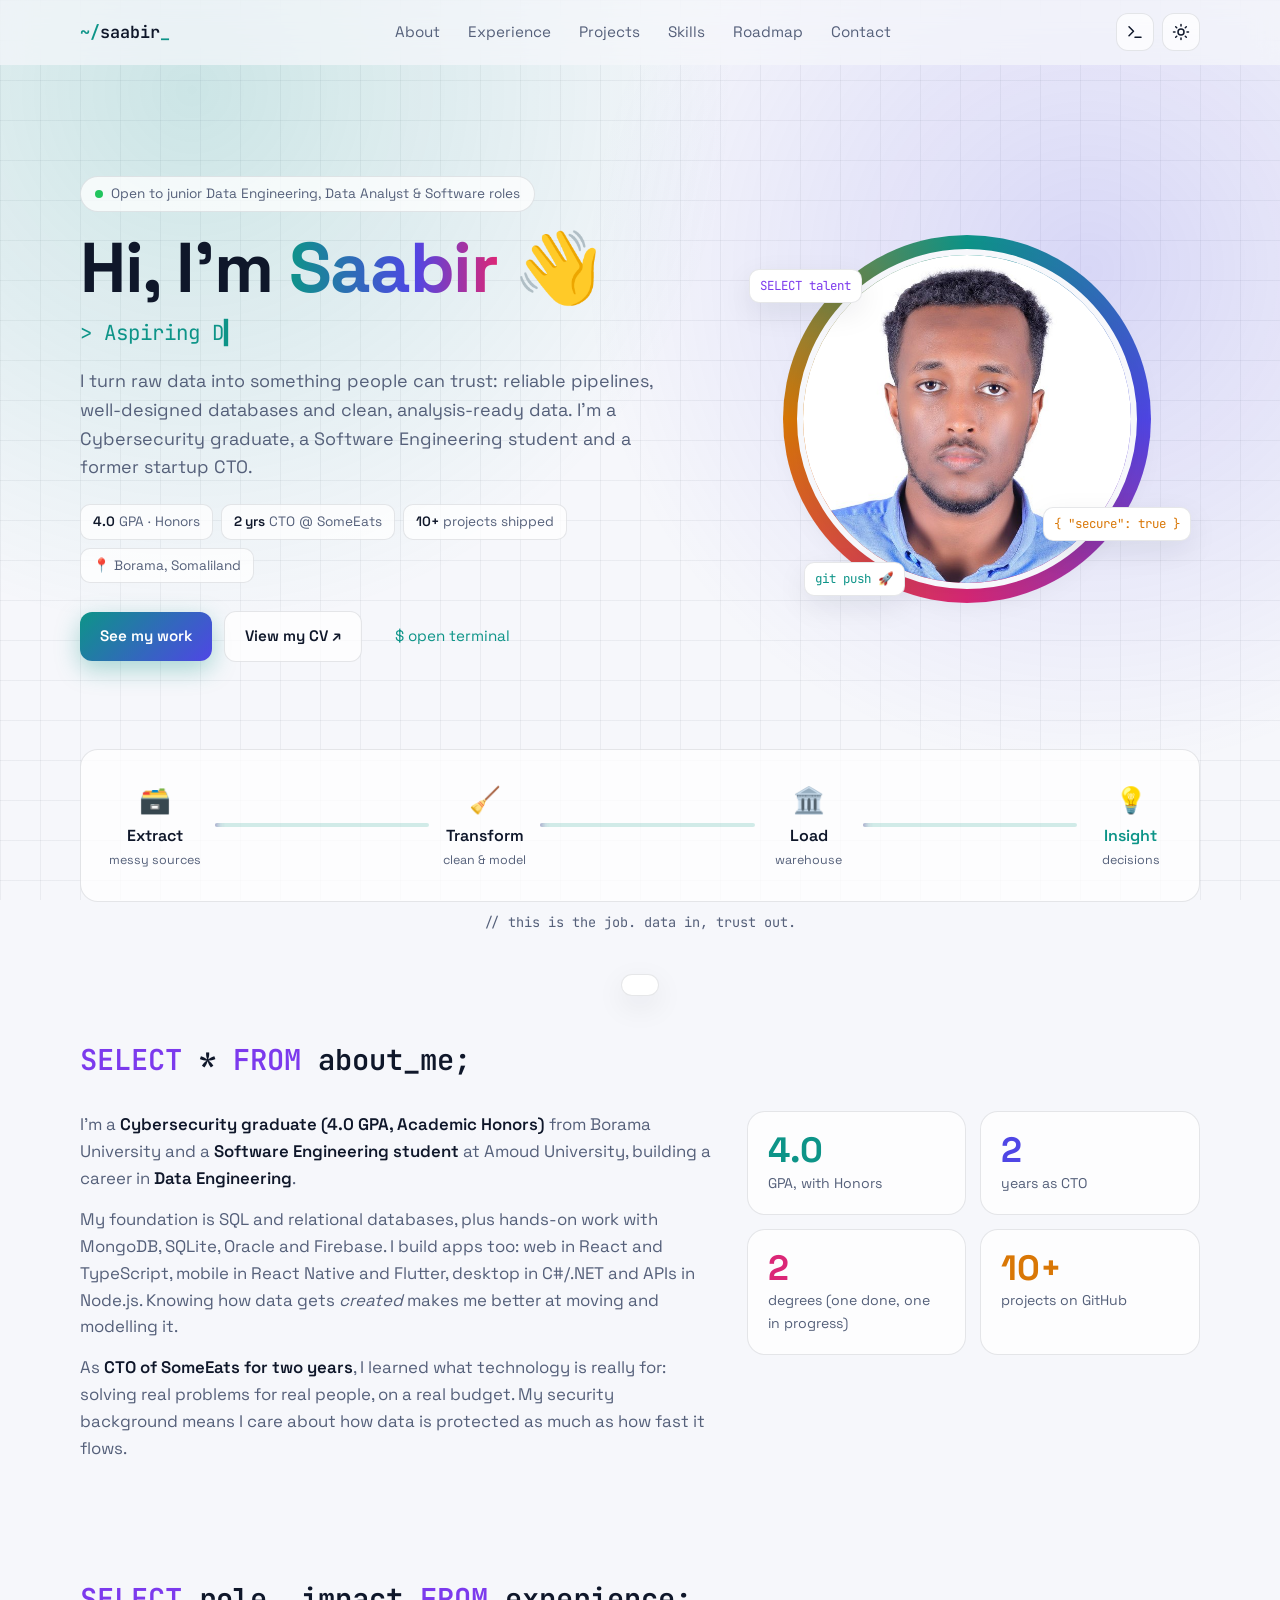
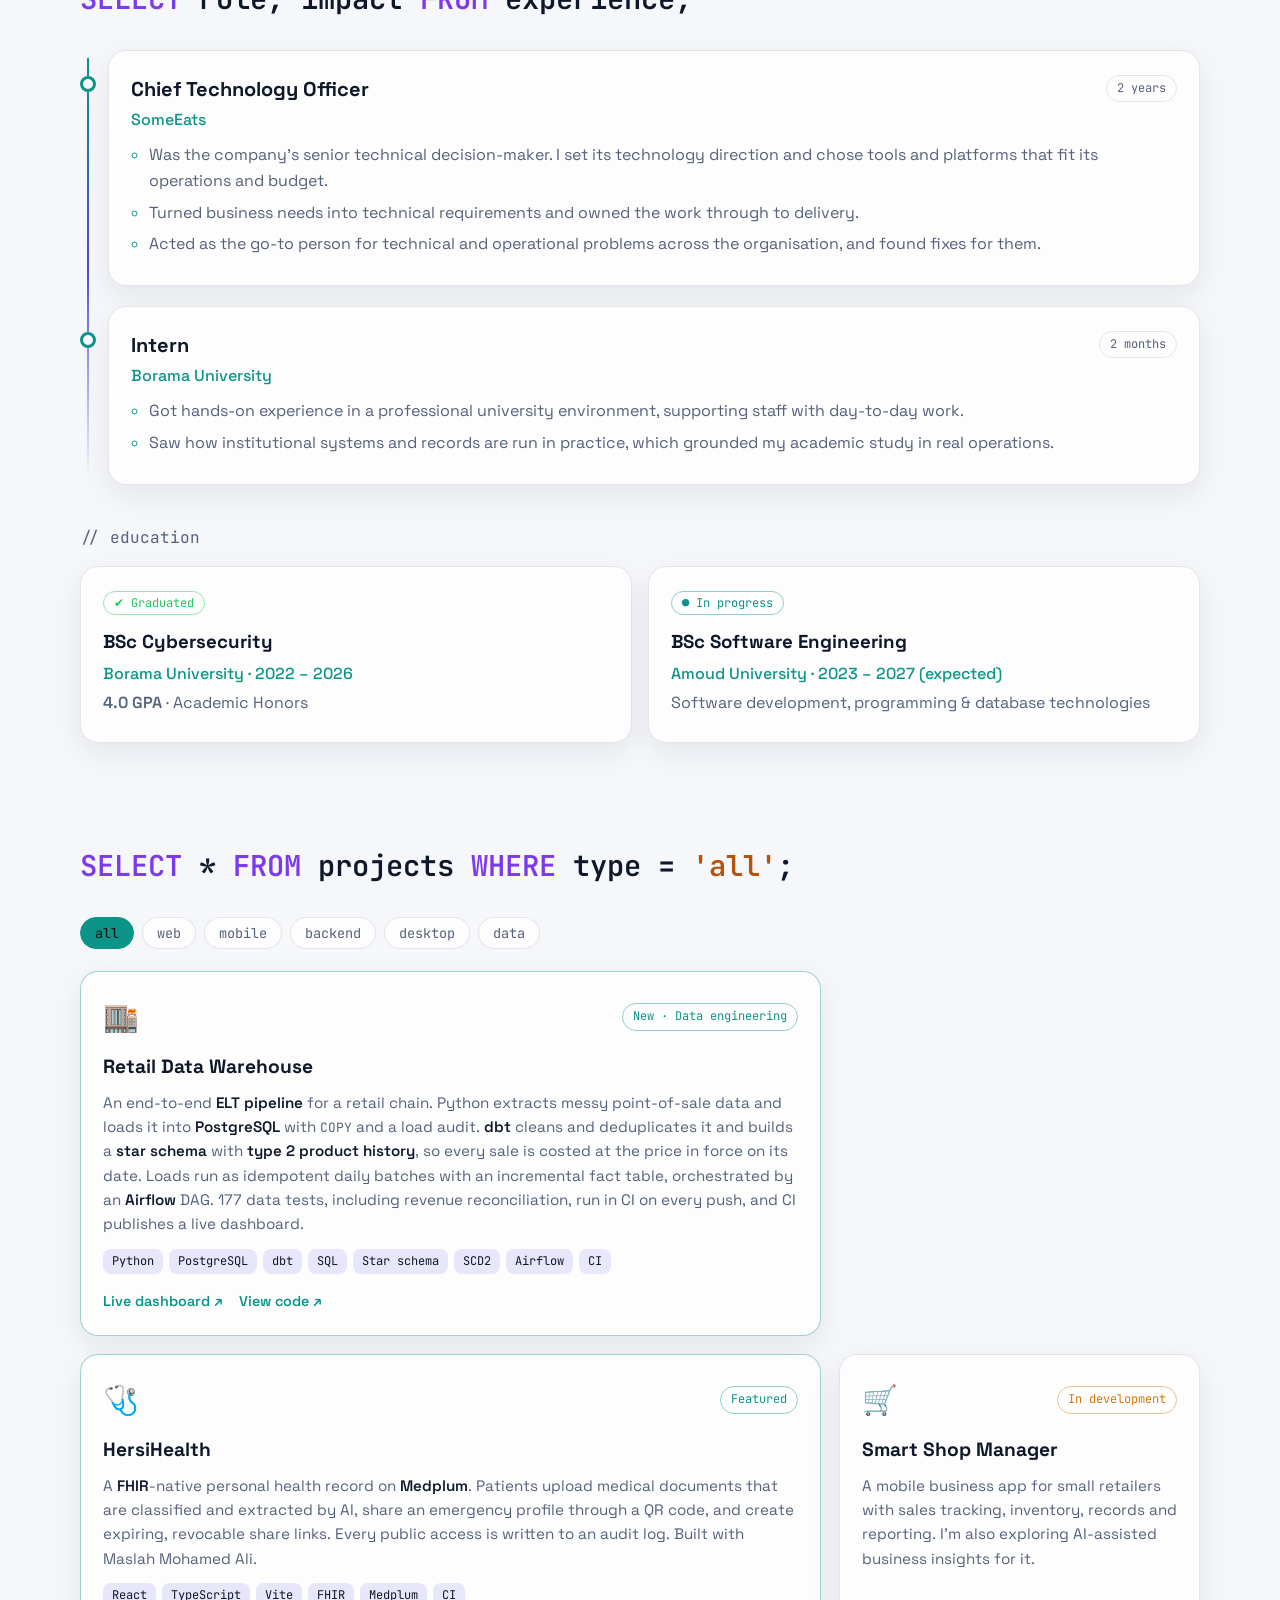
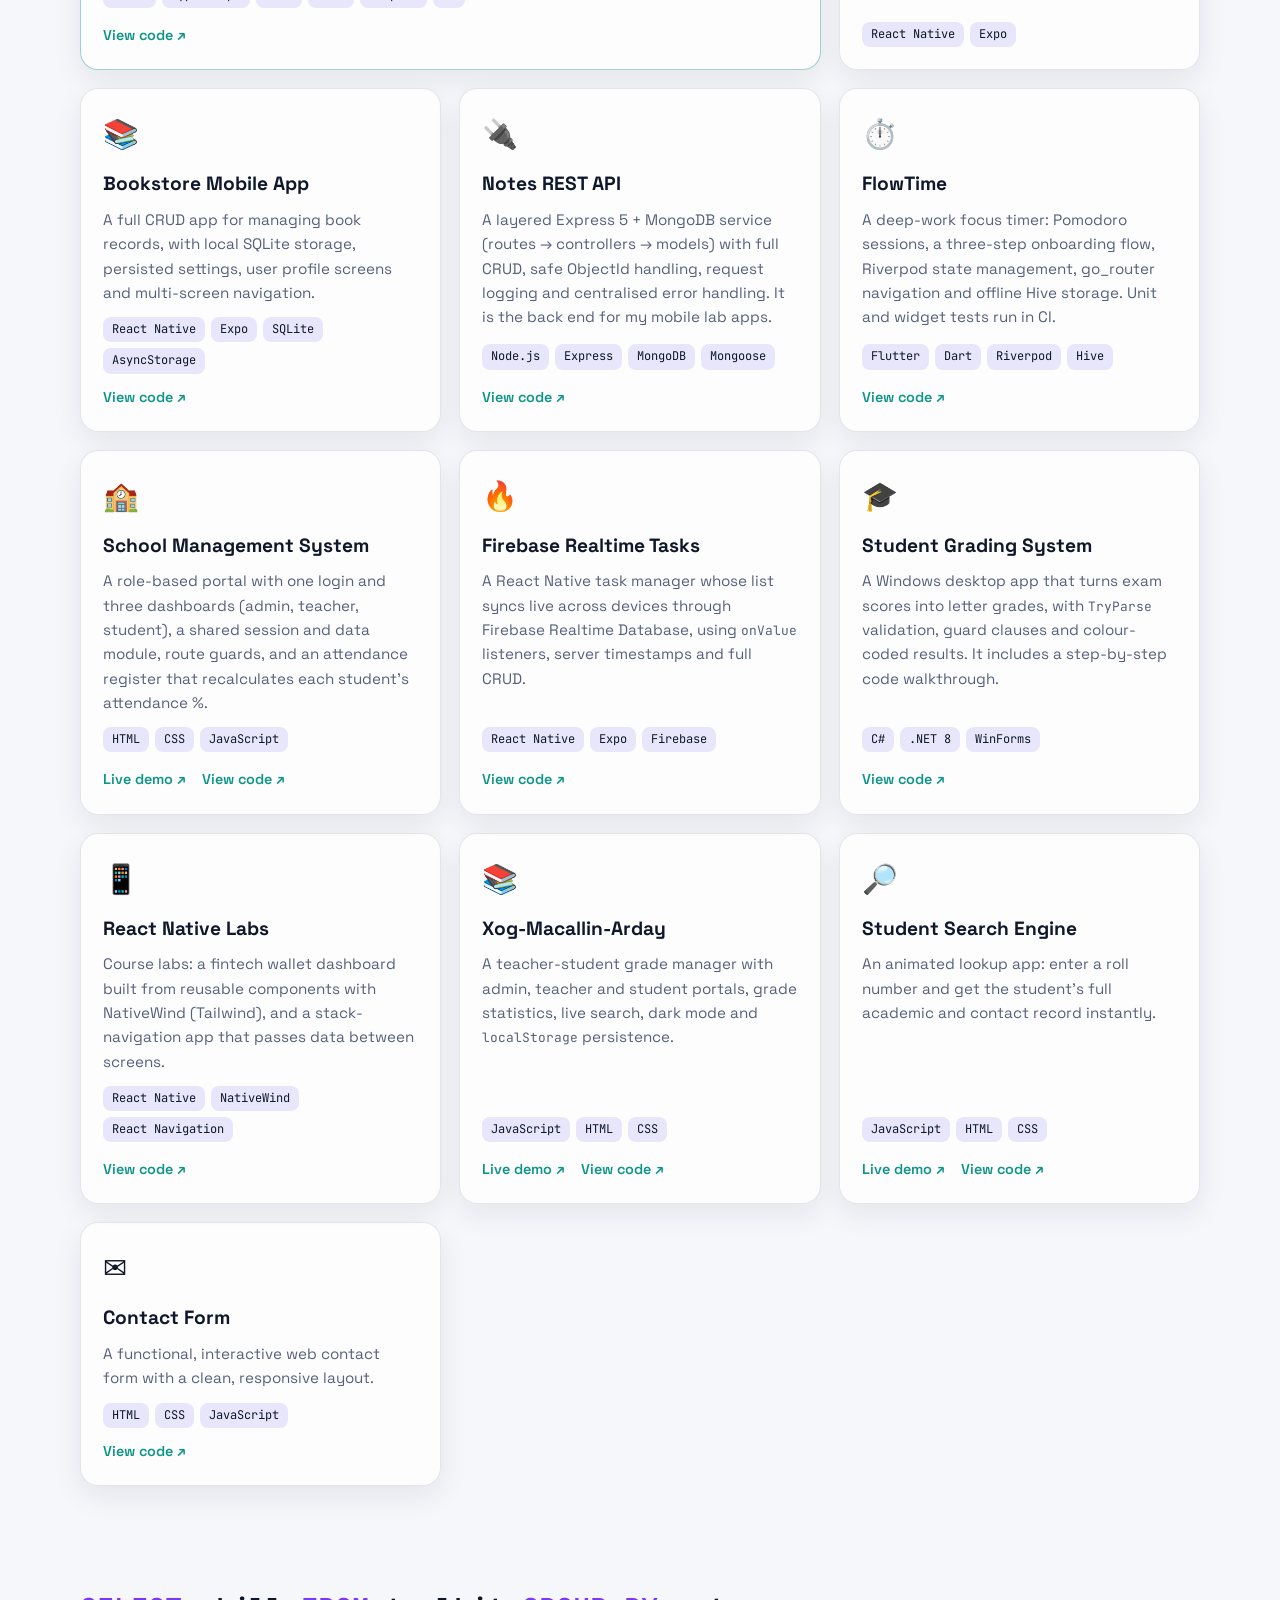
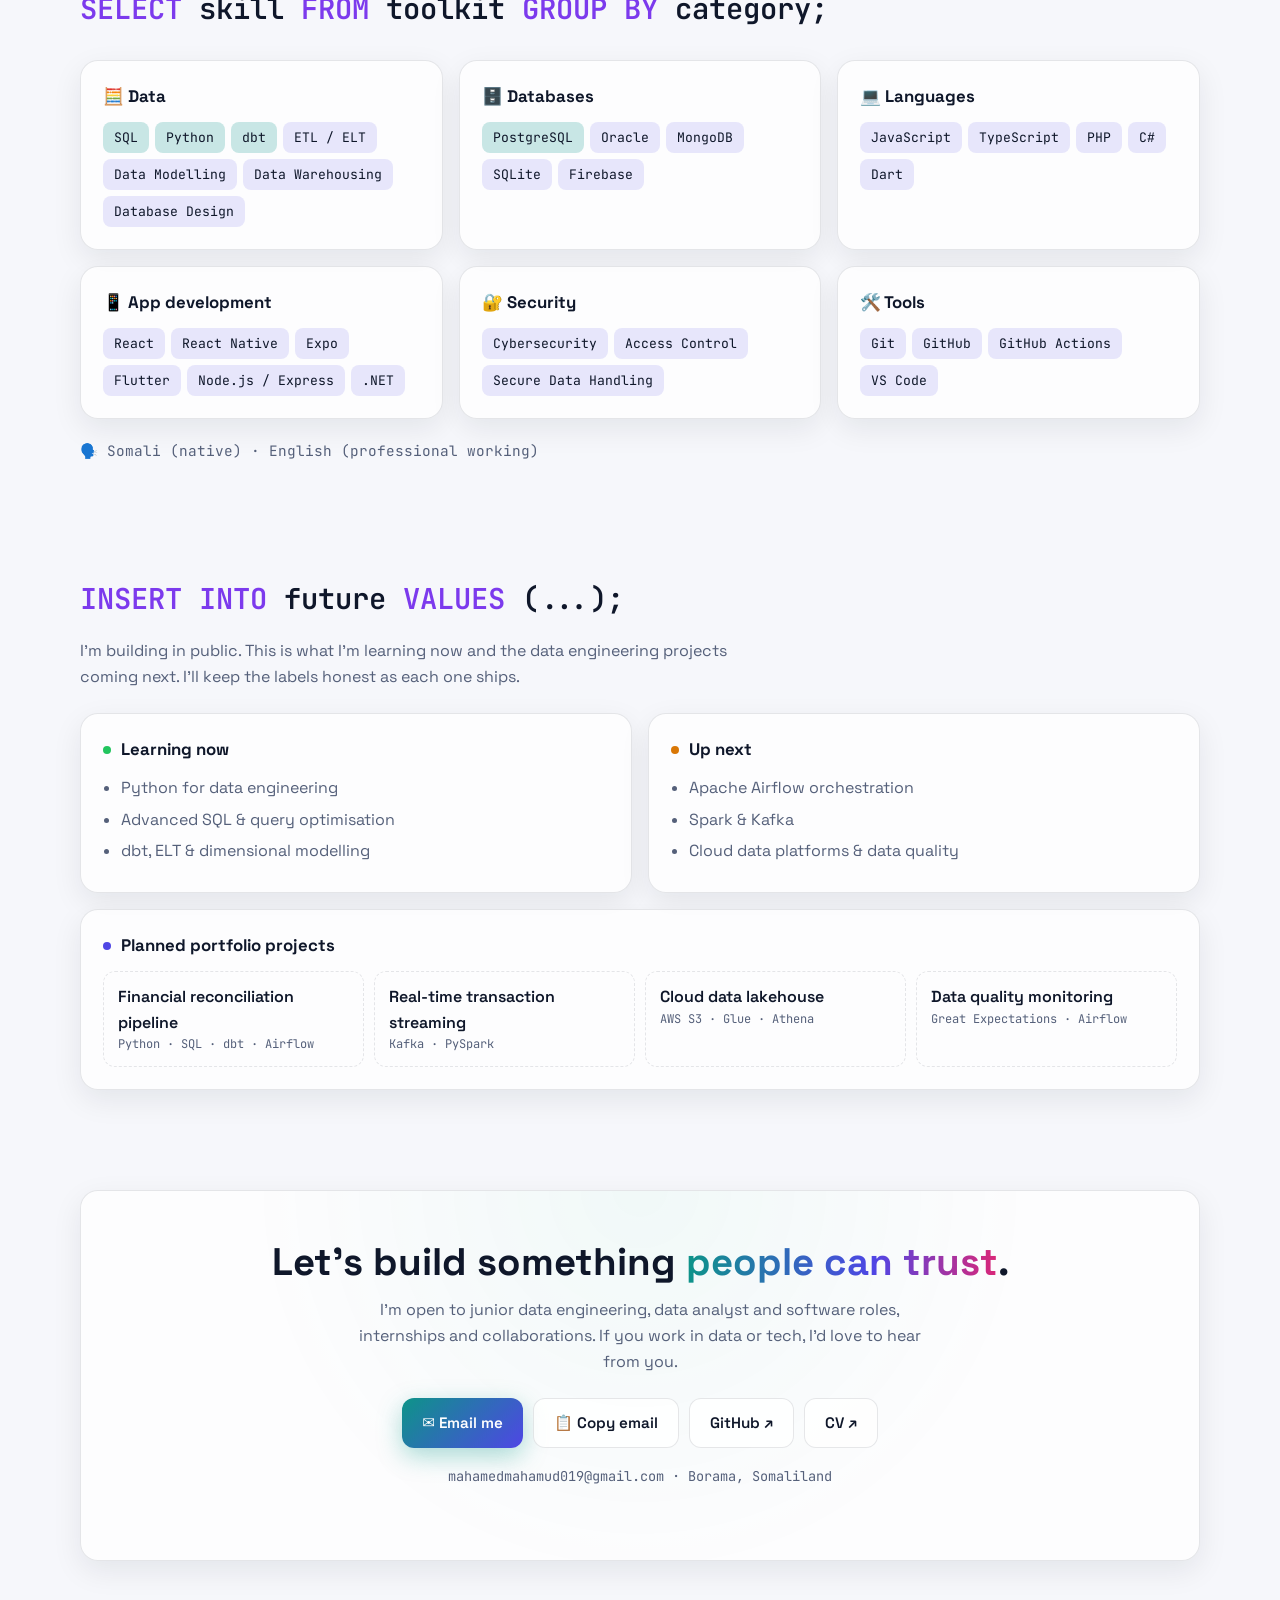
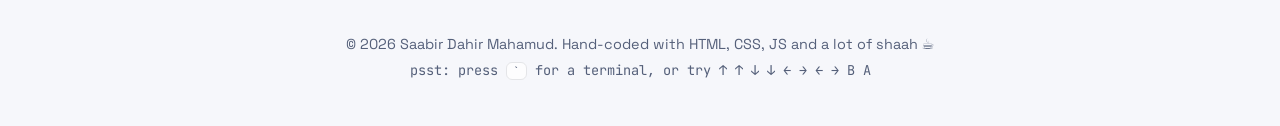
<file: index.html>
<!DOCTYPE html>
<html lang="en">
<head>
  <meta charset="UTF-8">
  <meta name="viewport" content="width=device-width, initial-scale=1.0">
  <title>Saabir Dahir Mahamud · Data Engineer in the making</title>
  <meta name="description" content="Saabir Dahir Mahamud: aspiring Data Engineer, Cybersecurity graduate (4.0 GPA, Honors), Software Engineering student and former CTO of SomeEats. Based in Borama, Somaliland.">
  <meta property="og:title" content="Saabir Dahir Mahamud · Data Engineer in the making">
  <meta property="og:description" content="I turn raw data into something people can trust.">
  <meta property="og:image" content="https://mahamed7.github.io/Portfolio/assets/saabir.jpg">
  <meta name="theme-color" content="#0b1020">
  <link rel="icon" href="data:image/svg+xml,<svg xmlns='http://www.w3.org/2000/svg' viewBox='0 0 100 100'><rect width='100' height='100' rx='22' fill='%230b1020'/><text x='50' y='68' font-size='52' text-anchor='middle' fill='%232dd4bf' font-family='monospace' font-weight='700'>S_</text></svg>">
  <link rel="preconnect" href="https://fonts.googleapis.com">
  <link rel="preconnect" href="https://fonts.gstatic.com" crossorigin>
  <link href="https://fonts.googleapis.com/css2?family=JetBrains+Mono:wght@400;600&family=Space+Grotesk:wght@400;500;600;700&display=swap" rel="stylesheet">
  <link rel="stylesheet" href="style.css">
  <script>
    // Apply saved/system theme before paint to avoid a flash
    (function () {
      var t = null;
      try { t = localStorage.getItem('theme'); } catch (e) {}
      if (!t) t = window.matchMedia && window.matchMedia('(prefers-color-scheme: light)').matches ? 'light' : 'dark';
      document.documentElement.setAttribute('data-theme', t);
    })();
  </script>
</head>
<body>
  <div class="bg-grid" aria-hidden="true"></div>
  <div class="progress" id="progress" aria-hidden="true"></div>

  <!-- ========== NAV ========== -->
  <header class="nav" id="nav">
    <div class="wrap nav-inner">
      <a href="#top" class="logo" aria-label="Home"><span class="prompt">~/</span>saabir<span class="caret">_</span></a>
      <nav class="nav-links" id="navLinks" aria-label="Main">
        <a href="#about">About</a>
        <a href="#experience">Experience</a>
        <a href="#projects">Projects</a>
        <a href="#skills">Skills</a>
        <a href="#roadmap">Roadmap</a>
        <a href="#contact">Contact</a>
      </nav>
      <div class="nav-actions">
        <button class="icon-btn" id="termBtn" title="Open terminal (press `)" aria-label="Open terminal">
          <svg viewBox="0 0 24 24" width="18" height="18" fill="none" stroke="currentColor" stroke-width="2" stroke-linecap="round" stroke-linejoin="round"><polyline points="4 17 10 11 4 5"/><line x1="12" y1="19" x2="20" y2="19"/></svg>
        </button>
        <button class="icon-btn" id="themeBtn" title="Toggle theme" aria-label="Toggle light and dark theme">
          <svg class="sun" viewBox="0 0 24 24" width="18" height="18" fill="none" stroke="currentColor" stroke-width="2" stroke-linecap="round"><circle cx="12" cy="12" r="4"/><path d="M12 2v2M12 20v2M4.9 4.9l1.4 1.4M17.7 17.7l1.4 1.4M2 12h2M20 12h2M4.9 19.1l1.4-1.4M17.7 6.3l1.4-1.4"/></svg>
          <svg class="moon" viewBox="0 0 24 24" width="18" height="18" fill="none" stroke="currentColor" stroke-width="2" stroke-linecap="round" stroke-linejoin="round"><path d="M21 12.8A9 9 0 1 1 11.2 3a7 7 0 0 0 9.8 9.8z"/></svg>
        </button>
        <button class="icon-btn menu-btn" id="menuBtn" aria-label="Open menu" aria-expanded="false">
          <svg viewBox="0 0 24 24" width="20" height="20" fill="none" stroke="currentColor" stroke-width="2" stroke-linecap="round"><path d="M4 7h16M4 12h16M4 17h16"/></svg>
        </button>
      </div>
    </div>
  </header>

  <main id="top">
    <!-- ========== HERO ========== -->
    <section class="hero wrap">
      <div class="hero-text">
        <span class="status-chip"><span class="dot"></span> Open to junior Data Engineering, Data Analyst &amp; Software roles</span>
        <h1>Hi, I'm <span class="grad">Saabir</span> <span class="wave" aria-hidden="true">👋</span></h1>
        <p class="role mono">&gt; <span id="typed">Aspiring Data Engineer</span><span class="cursor">▍</span></p>
        <p class="lead">I turn raw data into something people can trust: reliable pipelines, well-designed databases and clean, analysis-ready data. I'm a Cybersecurity graduate, a Software Engineering student and a former startup CTO.</p>
        <div class="hero-badges">
          <span class="badge"><b>4.0</b> GPA · Honors</span>
          <span class="badge"><b>2 yrs</b> CTO @ SomeEats</span>
          <span class="badge"><b>10+</b> projects shipped</span>
          <span class="badge">📍 Borama, Somaliland</span>
        </div>
        <div class="hero-cta">
          <a href="#projects" class="btn primary">See my work</a>
          <a href="resume.html" class="btn ghost">View my CV ↗</a>
          <button class="btn text mono" id="heroTerm">$ open terminal</button>
        </div>
      </div>
      <div class="hero-photo">
        <div class="ring" aria-hidden="true"></div>
        <img src="assets/saabir.jpg" alt="Portrait of Saabir Dahir Mahamud" width="320" height="320">
        <div class="float-tag t1 mono">SELECT talent</div>
        <div class="float-tag t2 mono">{ "secure": true }</div>
        <div class="float-tag t3 mono">git push 🚀</div>
      </div>
    </section>

    <!-- ========== PIPELINE ========== -->
    <section class="wrap pipeline-wrap" aria-label="How I think about data">
      <div class="pipeline" id="pipeline">
        <div class="stage"><span class="ico">🗃️</span><b>Extract</b><small>messy sources</small></div>
        <div class="pipe"><i></i><i></i><i></i></div>
        <div class="stage"><span class="ico">🧹</span><b>Transform</b><small>clean &amp; model</small></div>
        <div class="pipe"><i></i><i></i><i></i></div>
        <div class="stage"><span class="ico">🏛️</span><b>Load</b><small>warehouse</small></div>
        <div class="pipe"><i></i><i></i><i></i></div>
        <div class="stage glow"><span class="ico">💡</span><b>Insight</b><small>decisions</small></div>
      </div>
      <p class="pipeline-cap mono">// this is the job. data in, trust out.</p>
    </section>

    <!-- ========== ABOUT ========== -->
    <section id="about" class="section wrap reveal">
      <h2 class="sec-title"><span class="mono kw">SELECT</span> * <span class="mono kw">FROM</span> about_me;</h2>
      <div class="about-grid">
        <div class="about-text">
          <p>I'm a <b>Cybersecurity graduate (4.0 GPA, Academic Honors)</b> from Borama University and a <b>Software Engineering student</b> at Amoud University, building a career in <b>Data Engineering</b>.</p>
          <p>My foundation is SQL and relational databases, plus hands-on work with MongoDB, SQLite, Oracle and Firebase. I build apps too: web in React and TypeScript, mobile in React Native and Flutter, desktop in C#/.NET and APIs in Node.js. Knowing how data gets <i>created</i> makes me better at moving and modelling it.</p>
          <p>As <b>CTO of SomeEats for two years</b>, I learned what technology is really for: solving real problems for real people, on a real budget. My security background means I care about how data is protected as much as how fast it flows.</p>
        </div>
        <div class="facts">
          <div class="fact"><span class="num" data-count="4.0" data-dec="1">0</span><span>GPA, with Honors</span></div>
          <div class="fact"><span class="num" data-count="2">0</span><span>years as CTO</span></div>
          <div class="fact"><span class="num" data-count="2">0</span><span>degrees (one done, one in progress)</span></div>
          <div class="fact"><span class="num" data-count="10" data-suffix="+">0</span><span>projects on GitHub</span></div>
        </div>
      </div>
    </section>

    <!-- ========== EXPERIENCE ========== -->
    <section id="experience" class="section wrap reveal">
      <h2 class="sec-title"><span class="mono kw">SELECT</span> role, impact <span class="mono kw">FROM</span> experience;</h2>
      <ol class="timeline">
        <li class="tl-item">
          <div class="tl-dot"></div>
          <div class="card">
            <div class="tl-head">
              <h3>Chief Technology Officer</h3>
              <span class="pill">2 years</span>
            </div>
            <p class="org">SomeEats</p>
            <ul class="bullets">
              <li>Was the company's senior technical decision-maker. I set its technology direction and chose tools and platforms that fit its operations and budget.</li>
              <li>Turned business needs into technical requirements and owned the work through to delivery.</li>
              <li>Acted as the go-to person for technical and operational problems across the organisation, and found fixes for them.</li>
            </ul>
          </div>
        </li>
        <li class="tl-item">
          <div class="tl-dot"></div>
          <div class="card">
            <div class="tl-head">
              <h3>Intern</h3>
              <span class="pill">2 months</span>
            </div>
            <p class="org">Borama University</p>
            <ul class="bullets">
              <li>Got hands-on experience in a professional university environment, supporting staff with day-to-day work.</li>
              <li>Saw how institutional systems and records are run in practice, which grounded my academic study in real operations.</li>
            </ul>
          </div>
        </li>
      </ol>

      <h3 class="sub-title mono">// education</h3>
      <div class="edu-grid">
        <div class="card edu">
          <span class="pill done">✔ Graduated</span>
          <h3>BSc Cybersecurity</h3>
          <p class="org">Borama University · 2022 – 2026</p>
          <p><b>4.0 GPA</b> · Academic Honors</p>
        </div>
        <div class="card edu">
          <span class="pill live">● In progress</span>
          <h3>BSc Software Engineering</h3>
          <p class="org">Amoud University · 2023 – 2027 (expected)</p>
          <p>Software development, programming &amp; database technologies</p>
        </div>
      </div>
    </section>

    <!-- ========== PROJECTS ========== -->
    <section id="projects" class="section wrap reveal">
      <h2 class="sec-title"><span class="mono kw">SELECT</span> * <span class="mono kw">FROM</span> projects <span class="mono kw">WHERE</span> type = <span class="mono str" id="whereVal">'all'</span>;</h2>
      <div class="filters" role="group" aria-label="Filter projects">
        <button class="chip active" data-filter="all">all</button>
        <button class="chip" data-filter="web">web</button>
        <button class="chip" data-filter="mobile">mobile</button>
        <button class="chip" data-filter="backend">backend</button>
        <button class="chip" data-filter="desktop">desktop</button>
        <button class="chip" data-filter="data">data</button>
      </div>
      <div class="projects-grid" id="projectsGrid">
        <article class="card project featured" data-type="data backend">
          <div class="p-top"><span class="p-emoji">🏬</span><span class="pill live">New · Data engineering</span></div>
          <h3>Retail Data Warehouse</h3>
          <p>An end-to-end <b>ELT pipeline</b> for a retail chain. Python extracts messy point-of-sale data and loads it into <b>PostgreSQL</b> with <code>COPY</code> and a load audit. <b>dbt</b> cleans and deduplicates it and builds a <b>star schema</b> with <b>type 2 product history</b>, so every sale is costed at the price in force on its date. Loads run as idempotent daily batches with an incremental fact table, orchestrated by an <b>Airflow</b> DAG. 177 data tests, including revenue reconciliation, run in CI on every push, and CI publishes a live dashboard.</p>
          <div class="tags"><span>Python</span><span>PostgreSQL</span><span>dbt</span><span>SQL</span><span>Star schema</span><span>SCD2</span><span>Airflow</span><span>CI</span></div>
          <div class="p-links">
            <a class="p-link" href="https://mahamed7.github.io/retail-data-warehouse/" target="_blank" rel="noopener">Live dashboard ↗</a>
            <a class="p-link" href="https://github.com/mahamed7/retail-data-warehouse" target="_blank" rel="noopener">View code ↗</a>
          </div>
        </article>
        <article class="card project featured" data-type="web data">
          <div class="p-top"><span class="p-emoji">🩺</span><span class="pill live">Featured</span></div>
          <h3>HersiHealth</h3>
          <p>A <b>FHIR</b>-native personal health record on <b>Medplum</b>. Patients upload medical documents that are classified and extracted by AI, share an emergency profile through a QR code, and create expiring, revocable share links. Every public access is written to an audit log. Built with Maslah Mohamed Ali.</p>
          <div class="tags"><span>React</span><span>TypeScript</span><span>Vite</span><span>FHIR</span><span>Medplum</span><span>CI</span></div>
          <div class="p-links">
            <a class="p-link" href="https://github.com/mahamed7/hersihealth" target="_blank" rel="noopener">View code ↗</a>
          </div>
        </article>
        <article class="card project" data-type="mobile data">
          <div class="p-top"><span class="p-emoji">🛒</span><span class="pill wip">In development</span></div>
          <h3>Smart Shop Manager</h3>
          <p>A mobile business app for small retailers with sales tracking, inventory, records and reporting. I'm also exploring AI-assisted business insights for it.</p>
          <div class="tags"><span>React Native</span><span>Expo</span></div>
        </article>
        <article class="card project" data-type="mobile data">
          <div class="p-top"><span class="p-emoji">📚</span></div>
          <h3>Bookstore Mobile App</h3>
          <p>A full CRUD app for managing book records, with local SQLite storage, persisted settings, user profile screens and multi-screen navigation.</p>
          <div class="tags"><span>React Native</span><span>Expo</span><span>SQLite</span><span>AsyncStorage</span></div>
          <a class="p-link" href="https://github.com/mahamed7/BookStore" target="_blank" rel="noopener">View code ↗</a>
        </article>
        <article class="card project" data-type="backend data">
          <div class="p-top"><span class="p-emoji">🔌</span></div>
          <h3>Notes REST API</h3>
          <p>A layered Express 5 + MongoDB service (routes → controllers → models) with full CRUD, safe ObjectId handling, request logging and centralised error handling. It is the back end for my mobile lab apps.</p>
          <div class="tags"><span>Node.js</span><span>Express</span><span>MongoDB</span><span>Mongoose</span></div>
          <div class="p-links">
            <a class="p-link" href="https://github.com/mahamed7/notes-api" target="_blank" rel="noopener">View code ↗</a>
          </div>
        </article>
        <article class="card project" data-type="mobile">
          <div class="p-top"><span class="p-emoji">⏱️</span></div>
          <h3>FlowTime</h3>
          <p>A deep-work focus timer: Pomodoro sessions, a three-step onboarding flow, Riverpod state management, go_router navigation and offline Hive storage. Unit and widget tests run in CI.</p>
          <div class="tags"><span>Flutter</span><span>Dart</span><span>Riverpod</span><span>Hive</span></div>
          <div class="p-links">
            <a class="p-link" href="https://github.com/mahamed7/flowtime" target="_blank" rel="noopener">View code ↗</a>
          </div>
        </article>
        <article class="card project" data-type="web">
          <div class="p-top"><span class="p-emoji">🏫</span></div>
          <h3>School Management System</h3>
          <p>A role-based portal with one login and three dashboards (admin, teacher, student), a shared session and data module, route guards, and an attendance register that recalculates each student's attendance %.</p>
          <div class="tags"><span>HTML</span><span>CSS</span><span>JavaScript</span></div>
          <div class="p-links">
            <a class="p-link" href="https://mahamed7.github.io/school-management-system/" target="_blank" rel="noopener">Live demo ↗</a>
            <a class="p-link" href="https://github.com/mahamed7/school-management-system" target="_blank" rel="noopener">View code ↗</a>
          </div>
        </article>
        <article class="card project" data-type="mobile backend">
          <div class="p-top"><span class="p-emoji">🔥</span></div>
          <h3>Firebase Realtime Tasks</h3>
          <p>A React Native task manager whose list syncs live across devices through Firebase Realtime Database, using <code>onValue</code> listeners, server timestamps and full CRUD.</p>
          <div class="tags"><span>React Native</span><span>Expo</span><span>Firebase</span></div>
          <div class="p-links">
            <a class="p-link" href="https://github.com/mahamed7/firebase-realtime-tasks" target="_blank" rel="noopener">View code ↗</a>
          </div>
        </article>
        <article class="card project" data-type="desktop">
          <div class="p-top"><span class="p-emoji">🎓</span></div>
          <h3>Student Grading System</h3>
          <p>A Windows desktop app that turns exam scores into letter grades, with <code>TryParse</code> validation, guard clauses and colour-coded results. It includes a step-by-step code walkthrough.</p>
          <div class="tags"><span>C#</span><span>.NET 8</span><span>WinForms</span></div>
          <div class="p-links">
            <a class="p-link" href="https://github.com/mahamed7/student-grading-system" target="_blank" rel="noopener">View code ↗</a>
          </div>
        </article>
        <article class="card project" data-type="mobile">
          <div class="p-top"><span class="p-emoji">📱</span></div>
          <h3>React Native Labs</h3>
          <p>Course labs: a fintech wallet dashboard built from reusable components with NativeWind (Tailwind), and a stack-navigation app that passes data between screens.</p>
          <div class="tags"><span>React Native</span><span>NativeWind</span><span>React Navigation</span></div>
          <div class="p-links">
            <a class="p-link" href="https://github.com/mahamed7/react-native-labs" target="_blank" rel="noopener">View code ↗</a>
          </div>
        </article>
        <article class="card project" data-type="web">
          <div class="p-top"><span class="p-emoji">📚</span></div>
          <h3>Xog-Macallin-Arday</h3>
          <p>A teacher-student grade manager with admin, teacher and student portals, grade statistics, live search, dark mode and <code>localStorage</code> persistence.</p>
          <div class="tags"><span>JavaScript</span><span>HTML</span><span>CSS</span></div>
          <div class="p-links">
            <a class="p-link" href="https://mahamed7.github.io/xog-macallin-arday/" target="_blank" rel="noopener">Live demo ↗</a>
            <a class="p-link" href="https://github.com/mahamed7/xog-macallin-arday" target="_blank" rel="noopener">View code ↗</a>
          </div>
        </article>
        <article class="card project" data-type="web">
          <div class="p-top"><span class="p-emoji">🔎</span></div>
          <h3>Student Search Engine</h3>
          <p>An animated lookup app: enter a roll number and get the student's full academic and contact record instantly.</p>
          <div class="tags"><span>JavaScript</span><span>HTML</span><span>CSS</span></div>
          <div class="p-links">
            <a class="p-link" href="https://mahamed7.github.io/student-search-engine/" target="_blank" rel="noopener">Live demo ↗</a>
            <a class="p-link" href="https://github.com/mahamed7/student-search-engine" target="_blank" rel="noopener">View code ↗</a>
          </div>
        </article>
        <article class="card project" data-type="web">
          <div class="p-top"><span class="p-emoji">✉️</span></div>
          <h3>Contact Form</h3>
          <p>A functional, interactive web contact form with a clean, responsive layout.</p>
          <div class="tags"><span>HTML</span><span>CSS</span><span>JavaScript</span></div>
          <a class="p-link" href="https://github.com/mahamed7/Contact-us-form" target="_blank" rel="noopener">View code ↗</a>
        </article>
      </div>
      <p class="empty mono" id="emptyMsg" hidden>0 rows returned. Try another filter 🙂</p>
    </section>

    <!-- ========== SKILLS ========== -->
    <section id="skills" class="section wrap reveal">
      <h2 class="sec-title"><span class="mono kw">SELECT</span> skill <span class="mono kw">FROM</span> toolkit <span class="mono kw">GROUP BY</span> category;</h2>
      <div class="skills-grid">
        <div class="card skill-card">
          <h3>🧮 Data</h3>
          <div class="tags big"><span class="hot">SQL</span><span class="hot">Python</span><span class="hot">dbt</span><span>ETL / ELT</span><span>Data Modelling</span><span>Data Warehousing</span><span>Database Design</span></div>
        </div>
        <div class="card skill-card">
          <h3>🗄️ Databases</h3>
          <div class="tags big"><span class="hot">PostgreSQL</span><span>Oracle</span><span>MongoDB</span><span>SQLite</span><span>Firebase</span></div>
        </div>
        <div class="card skill-card">
          <h3>💻 Languages</h3>
          <div class="tags big"><span>JavaScript</span><span>TypeScript</span><span>PHP</span><span>C#</span><span>Dart</span></div>
        </div>
        <div class="card skill-card">
          <h3>📱 App development</h3>
          <div class="tags big"><span>React</span><span>React Native</span><span>Expo</span><span>Flutter</span><span>Node.js / Express</span><span>.NET</span></div>
        </div>
        <div class="card skill-card">
          <h3>🔐 Security</h3>
          <div class="tags big"><span>Cybersecurity</span><span>Access Control</span><span>Secure Data Handling</span></div>
        </div>
        <div class="card skill-card">
          <h3>🛠️ Tools</h3>
          <div class="tags big"><span>Git</span><span>GitHub</span><span>GitHub Actions</span><span>VS Code</span></div>
        </div>
      </div>
      <p class="langs mono">🗣️ Somali (native) · English (professional working)</p>
    </section>

    <!-- ========== ROADMAP ========== -->
    <section id="roadmap" class="section wrap reveal">
      <h2 class="sec-title"><span class="mono kw">INSERT INTO</span> future <span class="mono kw">VALUES</span> (...);</h2>
      <p class="sec-lead">I'm building in public. This is what I'm learning now and the data engineering projects coming next. I'll keep the labels honest as each one ships.</p>
      <div class="roadmap">
        <div class="card road-col">
          <h3><span class="dot live"></span> Learning now</h3>
          <ul>
            <li>Python for data engineering</li>
            <li>Advanced SQL &amp; query optimisation</li>
            <li>dbt, ELT &amp; dimensional modelling</li>
          </ul>
        </div>
        <div class="card road-col">
          <h3><span class="dot next"></span> Up next</h3>
          <ul>
            <li>Apache Airflow orchestration</li>
            <li>Spark &amp; Kafka</li>
            <li>Cloud data platforms &amp; data quality</li>
          </ul>
        </div>
        <div class="card road-col wide">
          <h3><span class="dot plan"></span> Planned portfolio projects</h3>
          <ul class="planned">
            <li><b>Financial reconciliation pipeline</b><span>Python · SQL · dbt · Airflow</span></li>
            <li><b>Real-time transaction streaming</b><span>Kafka · PySpark</span></li>
            <li><b>Cloud data lakehouse</b><span>AWS S3 · Glue · Athena</span></li>
            <li><b>Data quality monitoring</b><span>Great Expectations · Airflow</span></li>
          </ul>
        </div>
      </div>
    </section>

    <!-- ========== CONTACT ========== -->
    <section id="contact" class="section wrap reveal">
      <div class="card contact-card">
        <h2 class="contact-title">Let's build something <span class="grad">people can trust</span>.</h2>
        <p>I'm open to junior data engineering, data analyst and software roles, internships and collaborations. If you work in data or tech, I'd love to hear from you.</p>
        <div class="contact-actions">
          <a class="btn primary" href="mailto:mahamedmahamud019@gmail.com">✉️ Email me</a>
          <button class="btn ghost" id="copyEmail" data-email="mahamedmahamud019@gmail.com">📋 Copy email</button>
          <a class="btn ghost" href="https://github.com/mahamed7" target="_blank" rel="noopener">GitHub ↗</a>
          <a class="btn ghost" href="resume.html">CV ↗</a>
        </div>
        <p class="mono small muted">mahamedmahamud019@gmail.com · Borama, Somaliland</p>
      </div>
    </section>
  </main>

  <footer class="footer wrap">
    <p>© <span id="year"></span> Saabir Dahir Mahamud. Hand-coded with HTML, CSS, JS and a lot of shaah ☕</p>
    <p class="mono small muted">psst: press <kbd>`</kbd> for a terminal, or try ↑ ↑ ↓ ↓ ← → ← → B A</p>
  </footer>

  <!-- ========== TERMINAL ========== -->
  <div class="term-overlay" id="term" hidden>
    <div class="term" role="dialog" aria-modal="true" aria-label="Terminal">
      <div class="term-bar">
        <span class="tb r" id="termClose" title="Close"></span><span class="tb y"></span><span class="tb g"></span>
        <span class="term-title mono">saabir@portfolio: ~</span>
      </div>
      <div class="term-body mono" id="termBody"></div>
      <form class="term-input mono" id="termForm" autocomplete="off">
        <label for="termIn" class="ps1">saabir@portfolio:~$</label>
        <input id="termIn" type="text" spellcheck="false" autocapitalize="off" aria-label="Terminal command">
      </form>
    </div>
  </div>

  <div class="toast" id="toast" role="status" aria-live="polite"></div>
  <canvas id="confetti" aria-hidden="true"></canvas>

  <script src="script.js"></script>
</body>
</html>
</file>
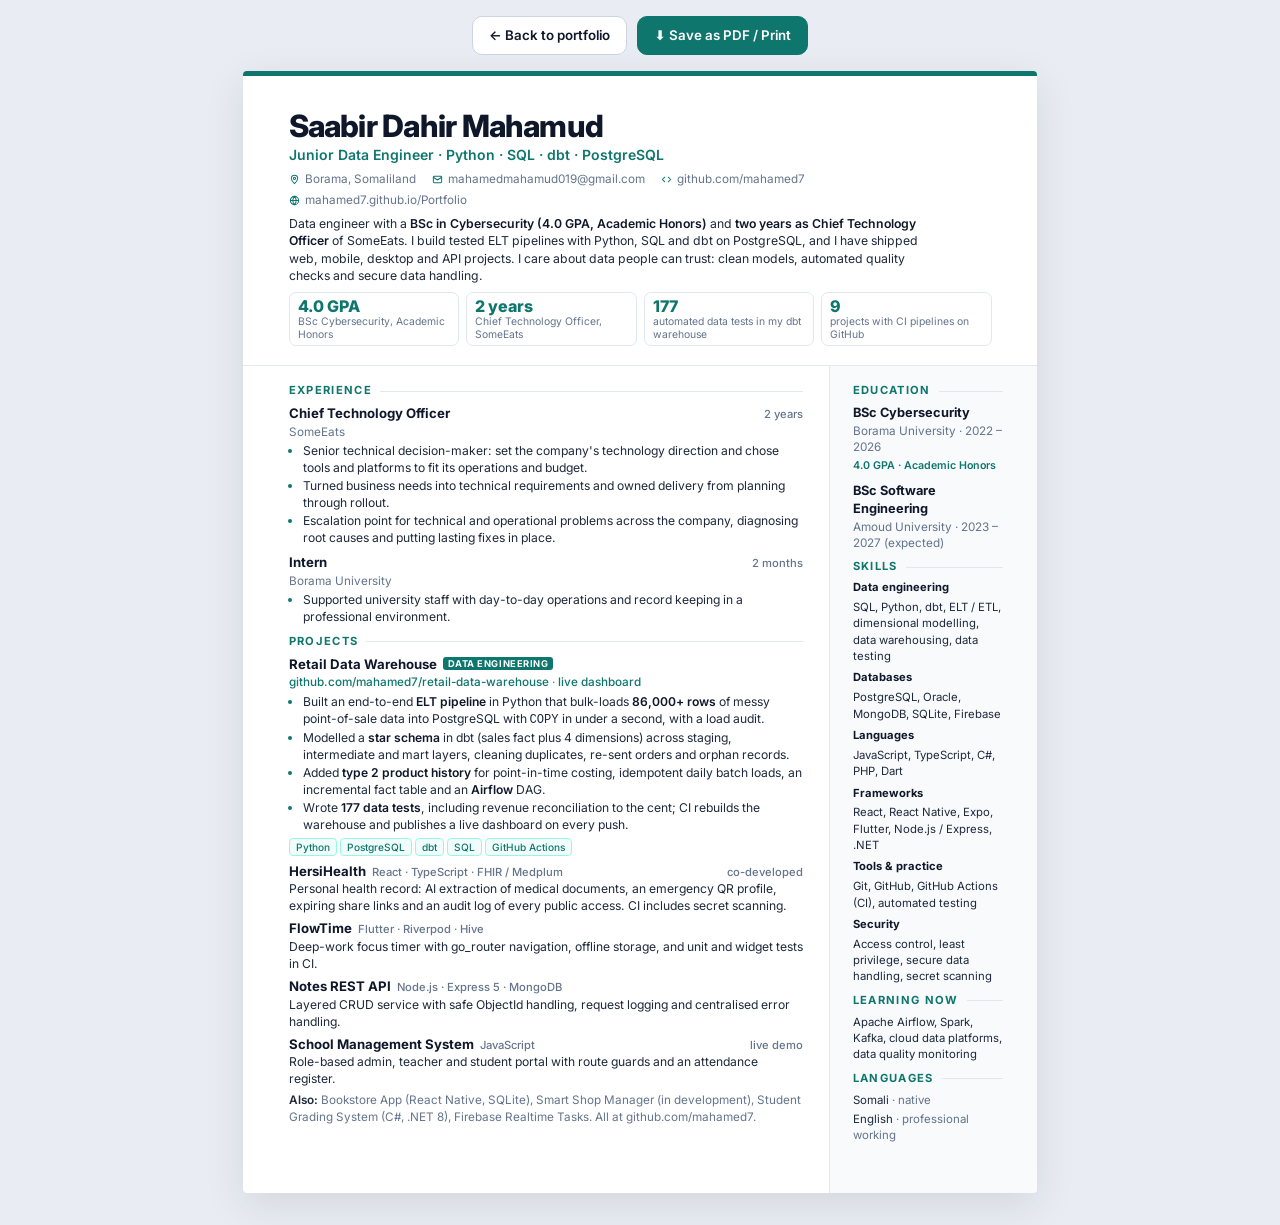
<file: resume.html>
<!DOCTYPE html>
<html lang="en">
<head>
  <meta charset="UTF-8">
  <meta name="viewport" content="width=device-width, initial-scale=1.0">
  <title>Saabir Dahir Mahamud · CV</title>
  <meta name="description" content="CV of Saabir Dahir Mahamud: junior data engineer (Python, SQL, dbt, PostgreSQL), BSc Cybersecurity (4.0 GPA, Honors), former CTO of SomeEats.">
  <link rel="icon" href="data:image/svg+xml,<svg xmlns='http://www.w3.org/2000/svg' viewBox='0 0 100 100'><rect width='100' height='100' rx='22' fill='%230b1020'/><text x='50' y='68' font-size='52' text-anchor='middle' fill='%232dd4bf' font-family='monospace' font-weight='700'>S_</text></svg>">
  <link rel="preconnect" href="https://fonts.googleapis.com">
  <link rel="preconnect" href="https://fonts.gstatic.com" crossorigin>
  <link href="https://fonts.googleapis.com/css2?family=Inter:wght@400;500;600;700;800&display=swap" rel="stylesheet">
  <style>
    :root {
      --ink: #0f172a;
      --text: #1e293b;
      --muted: #64748b;
      --accent: #0f766e;
      --accent-soft: #f0fdfa;
      --accent-line: #99f6e4;
      --line: #e2e8f0;
      --side: #f8fafc;
      --bg: #e9edf3;
    }
    * { box-sizing: border-box; }
    html { -webkit-print-color-adjust: exact; print-color-adjust: exact; }
    body {
      margin: 0; background: var(--bg); color: var(--text);
      font-family: Inter, system-ui, "Segoe UI", Arial, sans-serif;
      font-size: 9.1pt; line-height: 1.4;
    }
    a { color: inherit; text-decoration: none; }

    /* Toolbar (screen only) */
    .toolbar { display: flex; justify-content: center; gap: 10px; padding: 16px; flex-wrap: wrap; }
    .toolbar a, .toolbar button {
      font: inherit; font-size: 10pt; font-weight: 600; padding: 9px 16px; border-radius: 10px;
      border: 1px solid #cbd5e1; background: #fff; color: var(--ink); cursor: pointer;
    }
    .toolbar button { background: var(--accent); border-color: var(--accent); color: #fff; }

    /* A4 sheet */
    .page {
      width: min(210mm, 100% - 32px); min-height: 297mm; margin: 0 auto 32px;
      background: #fff; box-shadow: 0 12px 40px rgba(15, 23, 42, 0.10); border-radius: 4px;
      border-top: 5px solid var(--accent); overflow: hidden;
      display: flex; flex-direction: column;
    }

    /* Header */
    header { padding: 9mm 12mm 5mm; }
    h1 { margin: 0; font-size: 23pt; font-weight: 800; letter-spacing: -0.025em; line-height: 1.05; color: var(--ink); }
    .headline { margin: 3px 0 7px; font-size: 10.5pt; font-weight: 600; color: var(--accent); }
    .contact { display: flex; flex-wrap: wrap; gap: 4px 16px; color: var(--muted); font-size: 8.8pt; }
    .contact span, .contact a { display: inline-flex; align-items: center; gap: 5px; }
    .contact svg { width: 11px; height: 11px; flex: none; stroke: var(--accent); }
    .contact a:hover { color: var(--accent); }

    .summary { margin: 7px 0 0; font-size: 9.2pt; color: var(--text); max-width: 172mm; }

    .stats { display: grid; grid-template-columns: repeat(4, 1fr); gap: 7px; margin-top: 8px; }
    .stat { border: 1px solid var(--line); border-radius: 7px; padding: 4px 8px; }
    .stat b { display: block; font-size: 12pt; font-weight: 800; color: var(--accent); line-height: 1.15; }
    .stat span { font-size: 7.8pt; color: var(--muted); line-height: 1.25; display: block; }

    /* Body: main column + sidebar */
    .body { flex: 1; display: grid; grid-template-columns: 1fr 55mm; border-top: 1px solid var(--line); }
    main { padding: 4mm 7mm 6mm 12mm; }
    aside { padding: 4mm 9mm 6mm 6mm; background: var(--side); border-left: 1px solid var(--line); }

    h2 {
      display: flex; align-items: center; gap: 8px; margin: 8px 0 5px;
      font-size: 8.4pt; font-weight: 700; letter-spacing: 0.12em; text-transform: uppercase; color: var(--accent);
    }
    h2::after { content: ""; flex: 1; height: 1px; background: var(--line); }
    main > h2:first-child, aside > h2:first-child { margin-top: 2px; }

    .item { margin-bottom: 6px; break-inside: avoid; }
    .item.compact { margin-bottom: 4px; }
    .item.compact p { margin: 1px 0 0; }
    .tech { font-weight: 500; font-size: 8.4pt; color: var(--muted); margin-left: 6px; }
    .item-head { display: flex; justify-content: space-between; align-items: baseline; gap: 10px; }
    h3 { margin: 0; font-size: 9.9pt; font-weight: 700; color: var(--ink); }
    .when { flex: none; font-size: 8.4pt; color: var(--muted); font-weight: 500; }
    .sub { font-size: 8.8pt; color: var(--muted); margin: 1px 0 3px; }
    .sub a { color: var(--accent); font-weight: 500; }
    ul { margin: 2px 0 0; padding-left: 14px; }
    li { margin-bottom: 1px; }
    li::marker { color: var(--accent); }
    b, strong { font-weight: 600; color: var(--ink); }

    .stack { display: flex; flex-wrap: wrap; gap: 3px; margin-top: 4px; }
    .stack span {
      font-size: 7.6pt; font-weight: 500; padding: 1px 6px; border-radius: 4px;
      background: var(--accent-soft); color: var(--accent); border: 1px solid var(--accent-line);
    }
    .tag-new {
      font-size: 7pt; font-weight: 700; letter-spacing: 0.06em; text-transform: uppercase;
      color: #fff; background: var(--accent); padding: 1px 5px; border-radius: 3px; margin-left: 6px; vertical-align: 2px;
    }
    .more { font-size: 8.8pt; color: var(--muted); margin-top: 2px; }
    .more b { color: var(--text); }

    /* Sidebar */
    .edu { margin-bottom: 8px; }
    .edu h3 { font-size: 9.6pt; }
    .edu .sub { margin: 1px 0 0; }
    .edu .award { display: inline-block; margin-top: 3px; font-size: 8pt; font-weight: 600; color: var(--accent); }
    .skill-group { margin-bottom: 6px; }
    .skill-group h4 { margin: 0 0 3px; font-size: 8.4pt; font-weight: 700; color: var(--ink); }
    .skill-group p { margin: 0; font-size: 8.5pt; color: var(--text); line-height: 1.45; }
    .side-list { list-style: none; padding: 0; margin: 0; font-size: 8.6pt; }
    .side-list li { margin-bottom: 3px; }
    .side-list span { color: var(--muted); }

    @media (max-width: 720px) {
      .page { min-height: 0; }
      header { padding: 22px 18px 14px; }
      h1 { font-size: 21pt; }
      .stats { grid-template-columns: repeat(2, 1fr); }
      .body { grid-template-columns: 1fr; }
      main { padding: 14px 18px; }
      aside { padding: 14px 18px 20px; border-left: 0; border-top: 1px solid var(--line); }
      .item-head { flex-wrap: wrap; }
    }

    @media print {
      @page { size: A4; margin: 0; }
      body { background: #fff; }
      .toolbar { display: none; }
      .page { width: 210mm; height: 297mm; min-height: 0; margin: 0; box-shadow: none; border-radius: 0; }
      a { color: inherit; }
    }
  </style>
</head>
<body>
  <div class="toolbar">
    <a href="index.html">← Back to portfolio</a>
    <button type="button" onclick="window.print()">⬇ Save as PDF / Print</button>
  </div>

  <article class="page">
    <header>
      <h1>Saabir Dahir Mahamud</h1>
      <p class="headline">Junior Data Engineer · Python · SQL · dbt · PostgreSQL</p>
      <div class="contact">
        <span><svg viewBox="0 0 24 24" fill="none" stroke-width="2.2" stroke-linecap="round" stroke-linejoin="round"><path d="M12 21s-7-6.2-7-11.5A7 7 0 0 1 19 9.5C19 14.8 12 21 12 21z"/><circle cx="12" cy="9.5" r="2.5"/></svg>Borama, Somaliland</span>
        <a href="mailto:mahamedmahamud019@gmail.com"><svg viewBox="0 0 24 24" fill="none" stroke-width="2.2" stroke-linecap="round" stroke-linejoin="round"><rect x="3" y="5" width="18" height="14" rx="2"/><path d="m3 7 9 6 9-6"/></svg>mahamedmahamud019@gmail.com</a>
        <a href="https://github.com/mahamed7"><svg viewBox="0 0 24 24" fill="none" stroke-width="2.2" stroke-linecap="round" stroke-linejoin="round"><path d="m8 7-5 5 5 5M16 7l5 5-5 5"/></svg>github.com/mahamed7</a>
        <a href="https://mahamed7.github.io/Portfolio/"><svg viewBox="0 0 24 24" fill="none" stroke-width="2.2" stroke-linecap="round" stroke-linejoin="round"><circle cx="12" cy="12" r="9"/><path d="M3 12h18M12 3a14 14 0 0 1 0 18M12 3a14 14 0 0 0 0 18"/></svg>mahamed7.github.io/Portfolio</a>
      </div>

      <p class="summary">Data engineer with a <b>BSc in Cybersecurity (4.0 GPA, Academic Honors)</b> and <b>two years as Chief Technology Officer</b> of SomeEats. I build tested ELT pipelines with Python, SQL and dbt on PostgreSQL, and I have shipped web, mobile, desktop and API projects. I care about data people can trust: clean models, automated quality checks and secure data handling.</p>

      <div class="stats">
        <div class="stat"><b>4.0 GPA</b><span>BSc Cybersecurity, Academic Honors</span></div>
        <div class="stat"><b>2 years</b><span>Chief Technology Officer, SomeEats</span></div>
        <div class="stat"><b>177</b><span>automated data tests in my dbt warehouse</span></div>
        <div class="stat"><b>9</b><span>projects with CI pipelines on GitHub</span></div>
      </div>
    </header>

    <div class="body">
      <main>
        <h2>Experience</h2>
        <div class="item">
          <div class="item-head"><h3>Chief Technology Officer</h3><span class="when">2 years</span></div>
          <div class="sub">SomeEats</div>
          <ul>
            <li>Senior technical decision-maker: set the company's technology direction and chose tools and platforms to fit its operations and budget.</li>
            <li>Turned business needs into technical requirements and owned delivery from planning through rollout.</li>
            <li>Escalation point for technical and operational problems across the company, diagnosing root causes and putting lasting fixes in place.</li>
          </ul>
        </div>
        <div class="item">
          <div class="item-head"><h3>Intern</h3><span class="when">2 months</span></div>
          <div class="sub">Borama University</div>
          <ul>
            <li>Supported university staff with day-to-day operations and record keeping in a professional environment.</li>
          </ul>
        </div>

        <h2>Projects</h2>
        <div class="item">
          <div class="item-head"><h3>Retail Data Warehouse<span class="tag-new">Data engineering</span></h3></div>
          <div class="sub"><a href="https://github.com/mahamed7/retail-data-warehouse">github.com/mahamed7/retail-data-warehouse</a> · <a href="https://mahamed7.github.io/retail-data-warehouse/">live dashboard</a></div>
          <ul>
            <li>Built an end-to-end <b>ELT pipeline</b> in Python that bulk-loads <b>86,000+ rows</b> of messy point-of-sale data into PostgreSQL with <code>COPY</code> in under a second, with a load audit.</li>
            <li>Modelled a <b>star schema</b> in dbt (sales fact plus 4 dimensions) across staging, intermediate and mart layers, cleaning duplicates, re-sent orders and orphan records.</li>
            <li>Added <b>type 2 product history</b> for point-in-time costing, idempotent daily batch loads, an incremental fact table and an <b>Airflow</b> DAG.</li>
            <li>Wrote <b>177 data tests</b>, including revenue reconciliation to the cent; CI rebuilds the warehouse and publishes a live dashboard on every push.</li>
          </ul>
          <div class="stack"><span>Python</span><span>PostgreSQL</span><span>dbt</span><span>SQL</span><span>GitHub Actions</span></div>
        </div>
        <div class="item compact">
          <div class="item-head"><h3>HersiHealth<span class="tech">React · TypeScript · FHIR / Medplum</span></h3><span class="when">co-developed</span></div>
          <p>Personal health record: AI extraction of medical documents, an emergency QR profile, expiring share links and an audit log of every public access. CI includes secret scanning.</p>
        </div>
        <div class="item compact">
          <div class="item-head"><h3>FlowTime<span class="tech">Flutter · Riverpod · Hive</span></h3></div>
          <p>Deep-work focus timer with go_router navigation, offline storage, and unit and widget tests in CI.</p>
        </div>
        <div class="item compact">
          <div class="item-head"><h3>Notes REST API<span class="tech">Node.js · Express 5 · MongoDB</span></h3></div>
          <p>Layered CRUD service with safe ObjectId handling, request logging and centralised error handling.</p>
        </div>
        <div class="item compact">
          <div class="item-head"><h3>School Management System<span class="tech">JavaScript</span></h3><span class="when">live demo</span></div>
          <p>Role-based admin, teacher and student portal with route guards and an attendance register.</p>
        </div>
        <p class="more"><b>Also:</b> Bookstore App (React Native, SQLite), Smart Shop Manager (in development), Student Grading System (C#, .NET 8), Firebase Realtime Tasks. All at github.com/mahamed7.</p>
      </main>

      <aside>
        <h2>Education</h2>
        <div class="edu">
          <h3>BSc Cybersecurity</h3>
          <div class="sub">Borama University · 2022 – 2026</div>
          <span class="award">4.0 GPA · Academic Honors</span>
        </div>
        <div class="edu">
          <h3>BSc Software Engineering</h3>
          <div class="sub">Amoud University · 2023 – 2027 (expected)</div>
        </div>

        <h2>Skills</h2>
        <div class="skill-group">
          <h4>Data engineering</h4>
          <p>SQL, Python, dbt, ELT / ETL, dimensional modelling, data warehousing, data testing</p>
        </div>
        <div class="skill-group">
          <h4>Databases</h4>
          <p>PostgreSQL, Oracle, MongoDB, SQLite, Firebase</p>
        </div>
        <div class="skill-group">
          <h4>Languages</h4>
          <p>JavaScript, TypeScript, C#, PHP, Dart</p>
        </div>
        <div class="skill-group">
          <h4>Frameworks</h4>
          <p>React, React Native, Expo, Flutter, Node.js / Express, .NET</p>
        </div>
        <div class="skill-group">
          <h4>Tools &amp; practice</h4>
          <p>Git, GitHub, GitHub Actions (CI), automated testing</p>
        </div>
        <div class="skill-group">
          <h4>Security</h4>
          <p>Access control, least privilege, secure data handling, secret scanning</p>
        </div>

        <h2>Learning now</h2>
        <div class="skill-group">
          <p>Apache Airflow, Spark, Kafka, cloud data platforms, data quality monitoring</p>
        </div>

        <h2>Languages</h2>
        <ul class="side-list">
          <li>Somali <span>· native</span></li>
          <li>English <span>· professional working</span></li>
        </ul>
      </aside>
    </div>
  </article>
</body>
</html>
</file>
<file: style.css>
/* ===== Tokens ===== */
:root {
  --bg: #0b1020;
  --bg-2: #0f1630;
  --card: rgba(255, 255, 255, 0.04);
  --card-solid: #121a36;
  --border: rgba(255, 255, 255, 0.09);
  --text: #e6e9f5;
  --muted: #9aa3c0;
  --accent: #2dd4bf;
  --accent-2: #818cf8;
  --accent-3: #fbbf24;
  --pink: #f472b6;
  --kw: #c084fc;
  --str: #fbbf24;
  --grid: rgba(255, 255, 255, 0.035);
  --shadow: 0 10px 40px rgba(0, 0, 0, 0.35);
  --radius: 18px;
  --font: "Space Grotesk", system-ui, -apple-system, "Segoe UI", sans-serif;
  --mono: "JetBrains Mono", ui-monospace, Consolas, monospace;
}
:root[data-theme="light"] {
  --bg: #f6f7fb;
  --bg-2: #eef0f8;
  --card: rgba(255, 255, 255, 0.75);
  --card-solid: #ffffff;
  --border: rgba(15, 23, 42, 0.1);
  --text: #0f172a;
  --muted: #55607a;
  --accent: #0d9488;
  --accent-2: #4f46e5;
  --accent-3: #d97706;
  --pink: #db2777;
  --kw: #7c3aed;
  --str: #b45309;
  --grid: rgba(15, 23, 42, 0.05);
  --shadow: 0 10px 30px rgba(15, 23, 42, 0.08);
}

/* ===== Base ===== */
*, *::before, *::after { box-sizing: border-box; }
html { scroll-behavior: smooth; scroll-padding-top: 80px; }
body {
  margin: 0;
  font-family: var(--font);
  background: var(--bg);
  color: var(--text);
  line-height: 1.6;
  overflow-x: hidden;
  transition: background 0.3s, color 0.3s;
}
img { max-width: 100%; display: block; }
a { color: inherit; }
b { font-weight: 600; }
.mono { font-family: var(--mono); }
.muted { color: var(--muted); }
.small { font-size: 0.85rem; }
.wrap { width: min(1120px, 100% - 32px); margin-inline: auto; }
kbd {
  font-family: var(--mono); font-size: 0.8em; padding: 1px 6px;
  border: 1px solid var(--border); border-radius: 6px; background: var(--card);
}
::selection { background: var(--accent); color: #04120f; }

.bg-grid {
  position: fixed; inset: 0; z-index: -1; pointer-events: none;
  background-image:
    radial-gradient(circle at 15% 10%, color-mix(in srgb, var(--accent) 18%, transparent), transparent 40%),
    radial-gradient(circle at 85% 30%, color-mix(in srgb, var(--accent-2) 18%, transparent), transparent 40%),
    linear-gradient(var(--grid) 1px, transparent 1px),
    linear-gradient(90deg, var(--grid) 1px, transparent 1px);
  background-size: auto, auto, 40px 40px, 40px 40px;
}
.progress {
  position: fixed; top: 0; left: 0; height: 3px; width: 0; z-index: 100;
  background: linear-gradient(90deg, var(--accent), var(--accent-2), var(--pink));
}
.grad {
  background: linear-gradient(90deg, var(--accent), var(--accent-2) 60%, var(--pink));
  -webkit-background-clip: text; background-clip: text; color: transparent;
}

/* ===== Nav ===== */
.nav {
  position: sticky; top: 0; z-index: 50;
  backdrop-filter: blur(14px); -webkit-backdrop-filter: blur(14px);
  background: color-mix(in srgb, var(--bg) 70%, transparent);
  border-bottom: 1px solid transparent;
  transition: border-color 0.3s;
}
.nav.scrolled { border-bottom-color: var(--border); }
.nav-inner { display: flex; align-items: center; justify-content: space-between; height: 64px; gap: 16px; }
.logo { font-family: var(--mono); font-weight: 600; text-decoration: none; font-size: 1.05rem; }
.logo .prompt { color: var(--accent); }
.caret { animation: blink 1s steps(1) infinite; color: var(--accent); }
.nav-links { display: flex; gap: 4px; }
.nav-links a {
  text-decoration: none; color: var(--muted); padding: 6px 12px; border-radius: 999px;
  font-size: 0.95rem; transition: color 0.2s, background 0.2s;
}
.nav-links a:hover, .nav-links a.active { color: var(--text); background: var(--card); }
.nav-actions { display: flex; gap: 8px; }
.icon-btn {
  width: 38px; height: 38px; display: grid; place-items: center; cursor: pointer;
  border-radius: 12px; border: 1px solid var(--border); background: var(--card); color: var(--text);
  transition: transform 0.2s, border-color 0.2s;
}
.icon-btn:hover { transform: translateY(-2px); border-color: var(--accent); }
:root[data-theme="dark"] .sun, :root[data-theme="light"] .moon { display: none; }
.menu-btn { display: none; }

/* ===== Buttons ===== */
.btn {
  display: inline-flex; align-items: center; gap: 8px; cursor: pointer;
  padding: 12px 20px; border-radius: 12px; font: inherit; font-weight: 600; font-size: 0.95rem;
  text-decoration: none; border: 1px solid var(--border); background: var(--card); color: var(--text);
  transition: transform 0.2s, box-shadow 0.2s, border-color 0.2s;
}
.btn:hover { transform: translateY(-2px); border-color: var(--accent); }
.btn.primary {
  background: linear-gradient(135deg, var(--accent), var(--accent-2)); color: #fff; border: 0;
  box-shadow: 0 8px 24px color-mix(in srgb, var(--accent) 35%, transparent);
}
.btn.text { background: none; border-color: transparent; color: var(--accent); font-weight: 400; }
.btn.text:hover { border-color: transparent; }

/* ===== Hero ===== */
.hero {
  display: grid; grid-template-columns: 1.3fr 1fr; gap: 48px; align-items: center;
  padding: 72px 0 40px; min-height: calc(100vh - 64px - 160px);
}
.status-chip {
  display: inline-flex; align-items: center; gap: 8px; font-size: 0.85rem;
  padding: 6px 14px; border-radius: 999px; border: 1px solid var(--border); background: var(--card); color: var(--muted);
}
.dot { width: 8px; height: 8px; border-radius: 50%; background: #22c55e; display: inline-block; box-shadow: 0 0 0 0 #22c55e; animation: pulse 2s infinite; }
h1 { font-size: clamp(2.6rem, 6vw, 4.4rem); line-height: 1.05; margin: 20px 0 10px; letter-spacing: -0.02em; }
.wave { display: inline-block; animation: wave 2.4s ease-in-out infinite; transform-origin: 70% 70%; }
.role { font-size: clamp(1.05rem, 2.2vw, 1.3rem); color: var(--accent); margin: 0 0 18px; min-height: 1.6em; }
.cursor { animation: blink 1s steps(1) infinite; }
.lead { font-size: 1.12rem; color: var(--muted); max-width: 56ch; margin: 0 0 22px; }
.hero-badges { display: flex; flex-wrap: wrap; gap: 8px; margin-bottom: 28px; }
.badge {
  font-size: 0.85rem; padding: 6px 12px; border-radius: 10px;
  background: var(--card); border: 1px solid var(--border); color: var(--muted);
}
.badge b { color: var(--text); }
.hero-cta { display: flex; flex-wrap: wrap; gap: 12px; align-items: center; }

.hero-photo { position: relative; justify-self: center; width: min(340px, 80vw); aspect-ratio: 1; }
.hero-photo img {
  position: relative; z-index: 1; width: 100%; height: 100%; object-fit: cover; border-radius: 50%;
  border: 6px solid var(--bg); box-shadow: var(--shadow);
}
.ring {
  position: absolute; inset: -14px; border-radius: 50%;
  background: conic-gradient(from 0deg, var(--accent), var(--accent-2), var(--pink), var(--accent-3), var(--accent));
  animation: spin 8s linear infinite; filter: blur(0.5px);
}
.float-tag {
  position: absolute; z-index: 2; font-size: 0.78rem; padding: 6px 10px; border-radius: 10px; white-space: nowrap;
  background: var(--card-solid); border: 1px solid var(--border); box-shadow: var(--shadow);
  animation: float 5s ease-in-out infinite;
}
.t1 { top: 6%; left: -14%; color: var(--kw); }
.t2 { bottom: 14%; right: -16%; color: var(--accent-3); animation-delay: -1.6s; }
.t3 { bottom: -2%; left: 2%; color: var(--accent); animation-delay: -3.2s; }

/* ===== Pipeline ===== */
.pipeline-wrap { padding: 8px 0 24px; }
.pipeline {
  display: flex; align-items: center; justify-content: space-between; gap: 6px;
  padding: 20px; border-radius: var(--radius); background: var(--card); border: 1px solid var(--border);
}
.stage {
  display: flex; flex-direction: column; align-items: center; text-align: center; gap: 2px;
  min-width: 96px; padding: 10px 8px; border-radius: 14px; transition: transform 0.25s, background 0.25s;
}
.stage:hover { transform: translateY(-4px); background: var(--card); }
.stage .ico { font-size: 1.6rem; }
.stage small { color: var(--muted); font-size: 0.78rem; }
.stage.glow b { color: var(--accent); }
.pipe {
  flex: 1; height: 4px; position: relative; overflow: hidden; border-radius: 4px;
  background: color-mix(in srgb, var(--accent) 18%, transparent);
}
.pipe i {
  position: absolute; top: 0; left: -12px; width: 12px; height: 4px; border-radius: 4px;
  background: var(--accent); box-shadow: 0 0 10px var(--accent);
  animation: flow 2.4s linear infinite;
}
.pipe i:nth-child(2) { animation-delay: 0.8s; background: var(--accent-2); box-shadow: 0 0 10px var(--accent-2); }
.pipe i:nth-child(3) { animation-delay: 1.6s; background: var(--pink); box-shadow: 0 0 10px var(--pink); }
.pipeline-cap { text-align: center; color: var(--muted); font-size: 0.85rem; margin: 10px 0 0; }

/* ===== Sections ===== */
.section { padding: 80px 0 20px; }
.sec-title { font-size: clamp(1.25rem, 3vw, 1.8rem); font-family: var(--mono); font-weight: 600; margin: 0 0 28px; word-break: break-word; }
.kw { color: var(--kw); }
.str { color: var(--str); }
.sec-lead { color: var(--muted); max-width: 70ch; margin: -12px 0 24px; }
.sub-title { color: var(--muted); font-weight: 400; margin: 40px 0 16px; font-size: 1rem; }
.card {
  background: var(--card); border: 1px solid var(--border); border-radius: var(--radius);
  padding: 22px; box-shadow: var(--shadow);
  transition: transform 0.25s, border-color 0.25s;
}
.pill {
  font-size: 0.75rem; font-family: var(--mono); padding: 3px 10px; border-radius: 999px;
  border: 1px solid var(--border); color: var(--muted); white-space: nowrap;
}
.pill.live { color: var(--accent); border-color: color-mix(in srgb, var(--accent) 45%, transparent); }
.pill.done { color: #22c55e; border-color: rgba(34, 197, 94, 0.45); }
.pill.wip { color: var(--accent-3); border-color: color-mix(in srgb, var(--accent-3) 45%, transparent); }

/* About */
.about-grid { display: grid; grid-template-columns: 1.4fr 1fr; gap: 32px; align-items: start; }
.about-text p { margin: 0 0 14px; color: var(--muted); font-size: 1.05rem; }
.about-text b { color: var(--text); }
.facts { display: grid; grid-template-columns: 1fr 1fr; gap: 14px; }
.fact {
  padding: 20px; border-radius: var(--radius); background: var(--card); border: 1px solid var(--border);
  display: flex; flex-direction: column; gap: 4px; transition: transform 0.25s;
}
.fact:hover { transform: translateY(-4px) rotate(-1deg); }
.fact .num { font-size: 2.2rem; font-weight: 700; line-height: 1; }
.fact:nth-child(1) .num { color: var(--accent); }
.fact:nth-child(2) .num { color: var(--accent-2); }
.fact:nth-child(3) .num { color: var(--pink); }
.fact:nth-child(4) .num { color: var(--accent-3); }
.fact span:last-child { color: var(--muted); font-size: 0.88rem; }

/* Timeline */
.timeline { list-style: none; padding: 0 0 0 28px; margin: 0; position: relative; }
.timeline::before {
  content: ""; position: absolute; left: 7px; top: 8px; bottom: 8px; width: 2px;
  background: linear-gradient(var(--accent), var(--accent-2), transparent);
}
.tl-item { position: relative; margin-bottom: 20px; }
.tl-dot {
  position: absolute; left: -28px; top: 26px; width: 16px; height: 16px; border-radius: 50%;
  background: var(--bg); border: 3px solid var(--accent);
}
.tl-head { display: flex; justify-content: space-between; align-items: center; gap: 12px; flex-wrap: wrap; }
.tl-head h3 { margin: 0; font-size: 1.25rem; }
.org { color: var(--accent); margin: 2px 0 10px; font-weight: 500; }
.bullets { margin: 0; padding-left: 18px; color: var(--muted); }
.bullets li { margin-bottom: 6px; }
.bullets li::marker { color: var(--accent); }
.edu-grid { display: grid; grid-template-columns: 1fr 1fr; gap: 16px; }
.edu h3 { margin: 12px 0 0; }
.edu p { margin: 4px 0; color: var(--muted); }
.edu p.org { color: var(--accent); }

/* Projects */
.filters { display: flex; flex-wrap: wrap; gap: 8px; margin-bottom: 22px; }
.chip {
  font-family: var(--mono); font-size: 0.85rem; padding: 6px 14px; border-radius: 999px; cursor: pointer;
  background: var(--card); border: 1px solid var(--border); color: var(--muted); transition: all 0.2s;
}
.chip:hover { color: var(--text); border-color: var(--accent); }
.chip.active { background: var(--accent); color: #04120f; border-color: var(--accent); }
.projects-grid { display: grid; grid-template-columns: repeat(auto-fill, minmax(300px, 1fr)); gap: 18px; }
.project { display: flex; flex-direction: column; gap: 8px; position: relative; overflow: hidden; }
.project::after {
  content: ""; position: absolute; inset: 0; pointer-events: none; opacity: 0; transition: opacity 0.3s;
  background: radial-gradient(400px circle at var(--mx, 50%) var(--my, 50%), color-mix(in srgb, var(--accent) 12%, transparent), transparent 50%);
}
.project:hover { transform: translateY(-6px); border-color: color-mix(in srgb, var(--accent) 50%, transparent); }
.project:hover::after { opacity: 1; }
.project.featured { grid-column: span 2; border-color: color-mix(in srgb, var(--accent) 40%, transparent); }
.project h3 { margin: 4px 0 0; font-size: 1.2rem; }
.project p { margin: 0; color: var(--muted); font-size: 0.95rem; flex: 1; }
.project p b { color: var(--text); }
.p-top { display: flex; justify-content: space-between; align-items: center; }
.p-emoji { font-size: 1.8rem; transition: transform 0.3s; }
.project:hover .p-emoji { transform: scale(1.2) rotate(-8deg); }
.p-links { display: flex; flex-wrap: wrap; gap: 6px 16px; margin-top: 4px; }
.project code { font-family: var(--mono); font-size: 0.85em; }
.p-link { color: var(--accent); text-decoration: none; font-weight: 600; font-size: 0.9rem; margin-top: 4px; }
.p-link:hover { text-decoration: underline; }
.project.hide { display: none; }
.project.pop { animation: pop 0.35s ease; }
.empty { color: var(--muted); }

.tags { display: flex; flex-wrap: wrap; gap: 6px; margin-top: 4px; }
.tags span {
  font-family: var(--mono); font-size: 0.75rem; padding: 3px 9px; border-radius: 8px;
  background: color-mix(in srgb, var(--accent-2) 12%, transparent); color: var(--text);
}
.tags.big span { font-size: 0.82rem; padding: 5px 11px; transition: transform 0.2s, background 0.2s; cursor: default; }
.tags.big span:hover { transform: translateY(-2px) scale(1.05); background: color-mix(in srgb, var(--accent) 22%, transparent); }
.tags span.hot { background: color-mix(in srgb, var(--accent) 22%, transparent); }

/* Skills */
.skills-grid { display: grid; grid-template-columns: repeat(3, 1fr); gap: 16px; }
.skill-card h3 { margin: 0 0 12px; font-size: 1.05rem; }
.skill-card:hover { transform: translateY(-4px); border-color: color-mix(in srgb, var(--accent-2) 50%, transparent); }
.langs { color: var(--muted); margin-top: 20px; font-size: 0.9rem; }

/* Roadmap */
.roadmap { display: grid; grid-template-columns: 1fr 1fr; gap: 16px; }
.road-col.wide { grid-column: span 2; }
.road-col h3 { margin: 0 0 12px; font-size: 1.05rem; display: flex; align-items: center; gap: 10px; }
.road-col ul { margin: 0; padding-left: 18px; color: var(--muted); }
.road-col li { margin-bottom: 6px; }
.dot.live { background: #22c55e; }
.dot.next { background: var(--accent-3); box-shadow: none; animation: none; }
.dot.plan { background: var(--accent-2); box-shadow: none; animation: none; }
.planned { list-style: none; padding: 0 !important; display: grid; grid-template-columns: repeat(auto-fill, minmax(220px, 1fr)); gap: 10px; }
.planned li {
  display: flex; flex-direction: column; padding: 12px 14px; border-radius: 12px;
  border: 1px dashed var(--border); margin: 0 !important;
}
.planned li b { color: var(--text); }
.planned li span { font-family: var(--mono); font-size: 0.75rem; }

/* Contact */
.contact-card { text-align: center; padding: 48px 24px; position: relative; overflow: hidden; }
.contact-card::before {
  content: ""; position: absolute; inset: -2px; z-index: -1; border-radius: inherit;
  background: radial-gradient(circle at 50% 0%, color-mix(in srgb, var(--accent) 20%, transparent), transparent 60%);
}
.contact-title { font-size: clamp(1.6rem, 4vw, 2.4rem); margin: 0 0 12px; line-height: 1.2; }
.contact-card > p { color: var(--muted); max-width: 60ch; margin: 0 auto 24px; }
.contact-actions { display: flex; flex-wrap: wrap; justify-content: center; gap: 10px; margin-bottom: 18px; }

/* Footer */
.footer { text-align: center; padding: 48px 0 40px; color: var(--muted); font-size: 0.9rem; }
.footer p { margin: 4px 0; }

/* Reveal */
.reveal { opacity: 0; transform: translateY(24px); transition: opacity 0.7s ease, transform 0.7s ease; }
.reveal.in { opacity: 1; transform: none; }

/* ===== Terminal ===== */
.term-overlay {
  position: fixed; inset: 0; z-index: 200; display: grid; place-items: center; padding: 16px;
  background: rgba(3, 6, 15, 0.6); backdrop-filter: blur(4px);
}
.term-overlay[hidden] { display: none; }
.term {
  width: min(760px, 100%); height: min(520px, 80vh); display: flex; flex-direction: column;
  background: #0a0f1d; color: #d1d9f0; border-radius: 14px; overflow: hidden;
  border: 1px solid rgba(255, 255, 255, 0.12); box-shadow: 0 30px 80px rgba(0, 0, 0, 0.6);
  animation: pop 0.25s ease;
}
.term-bar { display: flex; align-items: center; gap: 8px; padding: 10px 14px; background: #121a2e; }
.tb { width: 12px; height: 12px; border-radius: 50%; }
.tb.r { background: #ff5f57; cursor: pointer; } .tb.y { background: #febc2e; } .tb.g { background: #28c840; }
.term-title { margin-left: 10px; font-size: 0.8rem; color: #8b95b5; }
.term-body { flex: 1; overflow-y: auto; padding: 14px 16px 4px; font-size: 0.88rem; white-space: pre-wrap; word-break: break-word; }
.term-body .ok { color: #2dd4bf; } .term-body .err { color: #f87171; } .term-body .hl { color: #fbbf24; } .term-body .kw { color: #c084fc; }
.term-body a { color: #818cf8; }
.term-input { display: flex; gap: 8px; padding: 6px 16px 14px; font-size: 0.88rem; align-items: center; }
.ps1 { color: #2dd4bf; white-space: nowrap; }
.term-input input {
  flex: 1; background: none; border: 0; outline: none; color: #e6e9f5; font: inherit; caret-color: #2dd4bf; min-width: 0;
}

/* Toast & confetti */
.toast {
  position: fixed; left: 50%; bottom: 24px; transform: translate(-50%, 120px); z-index: 300;
  padding: 10px 18px; border-radius: 12px; background: var(--card-solid); border: 1px solid var(--border);
  box-shadow: var(--shadow); transition: transform 0.35s cubic-bezier(.2,1.4,.4,1); font-size: 0.92rem;
}
.toast.show { transform: translate(-50%, 0); }
#confetti { position: fixed; inset: 0; pointer-events: none; z-index: 250; }

/* ===== Animations ===== */
@keyframes blink { 50% { opacity: 0; } }
@keyframes spin { to { transform: rotate(360deg); } }
@keyframes float { 50% { transform: translateY(-10px); } }
@keyframes wave { 0%, 60%, 100% { transform: rotate(0); } 10%, 30% { transform: rotate(14deg); } 20% { transform: rotate(-8deg); } 40% { transform: rotate(-4deg); } 50% { transform: rotate(10deg); } }
@keyframes pulse { 0% { box-shadow: 0 0 0 0 rgba(34, 197, 94, 0.6); } 70% { box-shadow: 0 0 0 8px rgba(34, 197, 94, 0); } 100% { box-shadow: 0 0 0 0 rgba(34, 197, 94, 0); } }
@keyframes flow { to { left: 100%; } }
@keyframes pop { from { opacity: 0; transform: scale(0.95); } to { opacity: 1; transform: none; } }

@media (prefers-reduced-motion: reduce) {
  *, *::before, *::after { animation: none !important; transition: none !important; }
  .reveal { opacity: 1; transform: none; }
}

/* ===== Responsive ===== */
@media (max-width: 900px) {
  .hero { grid-template-columns: 1fr; padding-top: 40px; text-align: left; }
  .hero-photo { order: -1; width: min(240px, 64vw); margin-bottom: 8px; }
  .t1 { left: -22%; } .t2 { right: -26%; }
  .about-grid { grid-template-columns: 1fr; }
  .skills-grid { grid-template-columns: 1fr 1fr; }
  .project.featured { grid-column: auto; }
}
@media (max-width: 760px) {
  .menu-btn { display: grid; }
  .nav-links {
    position: absolute; top: 64px; left: 0; right: 0; flex-direction: column; gap: 0; padding: 8px 16px 16px;
    background: var(--bg); border-bottom: 1px solid var(--border);
    transform: translateY(-8px); opacity: 0; pointer-events: none; transition: all 0.25s;
  }
  .nav-links.open { transform: none; opacity: 1; pointer-events: auto; }
  .nav-links a { padding: 12px; border-radius: 10px; }
  .pipeline { flex-direction: column; gap: 2px; padding: 14px; }
  .pipe { width: 4px; height: 26px; flex: none; }
  .pipe i { width: 4px; height: 10px; left: 0; top: -10px; animation-name: flow-v; }
  .stage { flex-direction: row; gap: 10px; min-width: 0; width: 100%; justify-content: center; }
  .edu-grid, .skills-grid, .roadmap { grid-template-columns: 1fr; }
  .road-col.wide { grid-column: auto; }
  .projects-grid { grid-template-columns: 1fr; }
  .float-tag { font-size: 0.68rem; }
  .facts { grid-template-columns: 1fr 1fr; }
}
@keyframes flow-v { to { top: 100%; } }
</file>
